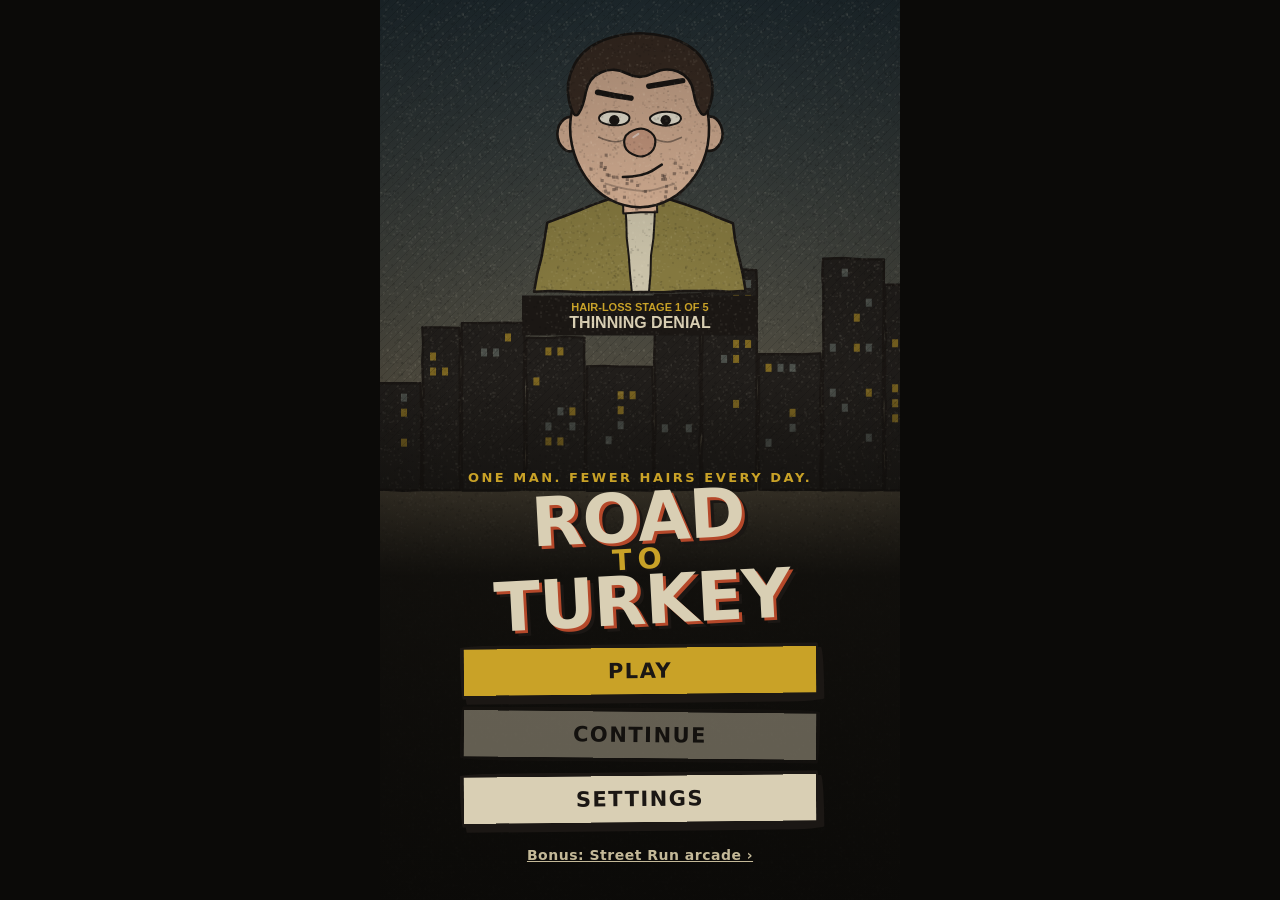
<file: index.html>
<!doctype html>
<html lang="en">
<head>
<meta charset="utf-8">
<meta name="viewport" content="width=device-width, initial-scale=1, maximum-scale=1, user-scalable=no, viewport-fit=cover">
<meta name="theme-color" content="#15130f">
<meta name="mobile-web-app-capable" content="yes">
<meta name="apple-mobile-web-app-capable" content="yes">
<title>Road to Turkey</title>
<link rel="stylesheet" href="css/style.css">
</head>
<body>
<div id="app">
  <canvas id="cv"></canvas>

  <!-- In-game HUD -->
  <div id="hud" hidden>
    <div class="hudrow">
      <div class="meters">
        <div class="meter"><div class="mlabel"><span>Hair</span><b id="txtStage"></b></div><div class="bar"><i id="barHair"></i></div></div>
        <div class="meter"><div class="mlabel"><span>Confidence</span><b id="txtConf"></b></div><div class="bar"><i id="barConf"></i></div></div>
        <div class="meter"><div class="mlabel"><span>Turkey Fund</span><b id="txtFund"></b></div><div class="bar"><i id="barFund"></i></div></div>
      </div>
      <div class="hudbtns">
        <button class="hbtn" id="btnPause" aria-label="Pause">II</button>
        <button class="hbtn" id="btnBag" aria-label="Open bag">BAG</button>
        <button class="hbtn" id="btnMute" aria-label="Sound on or off">♪</button>
      </div>
    </div>
    <button id="missionBtn" aria-label="Show missions"><span id="missionNow"></span><em>▾</em></button>
    <ul id="missionList" hidden></ul>
  </div>

  <div id="toasts" aria-live="polite"></div>
  <button id="actBtn" hidden></button>

  <!-- Dialogue box -->
  <div id="dlg" hidden>
    <div class="dlgtop">
      <canvas id="dlgPortrait" width="96" height="96"></canvas>
      <div class="dlgbody">
        <div id="dlgName"></div>
        <p id="dlgText"></p>
      </div>
    </div>
    <div id="dlgChoices"></div>
    <div id="dlgNext">tap to continue ▼</div>
  </div>

  <!-- Title -->
  <section class="screen on" id="scrTitle">
    <div class="titlewrap">
      <div class="kicker">One man. Fewer hairs every day.</div>
      <h1 class="logo">Road <span>to</span> Turkey</h1>
      <div class="menu">
        <button class="btn primary" id="btnPlay">Play</button>
        <button class="btn" id="btnContinue" disabled>Continue</button>
        <button class="btn" id="btnSettings">Settings</button>
      </div>
      <a class="minor" id="lnkRunner" href="runner.html">Bonus: Street Run arcade ›</a>
    </div>
  </section>

  <!-- Settings -->
  <section class="screen dim" id="scrSettings">
    <div class="card">
      <h2>Settings</h2>
      <button class="toggle" id="setSound"><span>Sound</span><b></b></button>
      <button class="toggle" id="setVibe"><span>Vibration</span><b></b></button>
      <button class="toggle" id="setFast"><span>Instant text</span><b></b></button>
      <button class="btn danger" id="btnReset">Delete saved progress</button>
      <button class="btn primary" id="btnSetBack">Back</button>
    </div>
  </section>

  <!-- Pause -->
  <section class="screen dim" id="scrPause">
    <div class="card">
      <h2>Paused</h2>
      <p class="sub">Barry is standing very still, hoping nothing else falls out.</p>
      <button class="btn primary" id="btnResume">Resume</button>
      <button class="btn" id="btnPBag">Bag</button>
      <button class="btn" id="btnRestart">Restart level</button>
      <button class="btn" id="btnPSettings">Settings</button>
      <button class="btn" id="btnQuit">Save &amp; quit to title</button>
    </div>
  </section>

  <!-- Bag / inventory -->
  <section class="screen dim" id="scrBag">
    <div class="card">
      <h2>Bag</h2>
      <div id="bagCash"></div>
      <div id="bagList"></div>
      <button class="btn primary" id="btnBagBack">Close</button>
    </div>
  </section>

  <!-- Defeat -->
  <section class="screen dim" id="scrDefeat">
    <div class="card">
      <canvas class="bigface" id="defFace" width="150" height="150"></canvas>
      <h2 id="defTitle"></h2>
      <p class="sub" id="defMsg"></p>
      <button class="btn primary" id="btnRetry">Try again</button>
      <button class="btn" id="btnDefTitle">Title screen</button>
    </div>
  </section>

  <!-- Level complete -->
  <section class="screen dim" id="scrDone">
    <div class="card">
      <canvas class="bigface" id="doneFace" width="150" height="150"></canvas>
      <div class="kicker">Level 1 complete</div>
      <h2>The Mirror Incident</h2>
      <div class="stats">
        <div><b id="dnFund"></b><span>Turkey Fund</span></div>
        <div><b id="dnHair"></b><span>Hair</span></div>
        <div><b id="dnConf"></b><span>Confidence</span></div>
      </div>
      <p class="sub" id="dnMsg"></p>
      <p class="sub small">Level 2 arrives in Phase 2.</p>
      <button class="btn primary" id="btnReplay">Replay level</button>
      <button class="btn" id="btnDoneTitle">Title screen</button>
    </div>
  </section>

  <!-- Yes / no confirmation -->
  <section class="screen dim" id="scrConfirm">
    <div class="card">
      <p class="sub" id="cfMsg"></p>
      <button class="btn danger" id="cfYes">Yes</button>
      <button class="btn primary" id="cfNo">No, go back</button>
    </div>
  </section>
</div>

<script src="js/core.js"></script>
<script src="js/art.js"></script>
<script src="js/level1.js"></script>
<script src="js/dialogue.js"></script>
<script src="js/ui.js"></script>
<script src="js/game.js"></script>
</body>
</html>
</file>
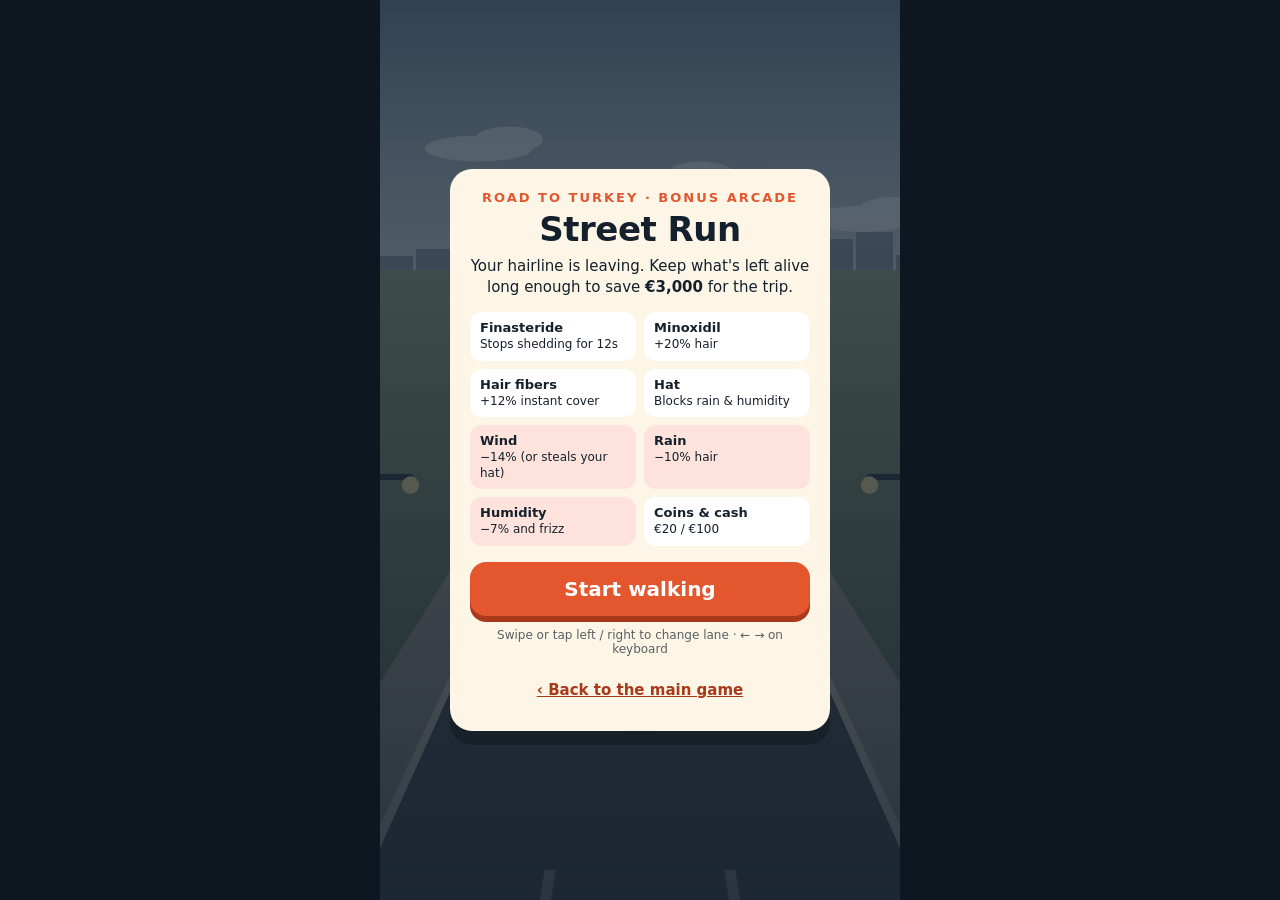
<file: runner.html>
<!doctype html>
<html lang="en">
<head>
<meta charset="utf-8">
<meta name="viewport" content="width=device-width, initial-scale=1, maximum-scale=1, user-scalable=no, viewport-fit=cover">
<meta name="theme-color" content="#1d2b3a">
<meta name="apple-mobile-web-app-capable" content="yes">
<meta name="mobile-web-app-capable" content="yes">
<title>Road to Turkey: Street Run</title>
<style>
  :root {
    --ink: #14202c;
    --paper: #fdf6e7;
    --accent: #e4572e;
    --gold: #f2b632;
    --teal: #1f8a8a;
  }
  * { box-sizing: border-box; -webkit-tap-highlight-color: transparent; }
  html, body {
    margin: 0; height: 100%; overflow: hidden; background: #0e1620;
    font-family: ui-rounded, "SF Pro Rounded", "Nunito", system-ui, -apple-system, "Segoe UI", Roboto, sans-serif;
    color: var(--ink);
    overscroll-behavior: none; touch-action: none; user-select: none; -webkit-user-select: none;
  }
  #stage {
    position: relative; height: 100%; max-width: 520px; margin: 0 auto; overflow: hidden;
    background: #6f8aa0;
  }
  canvas { position: absolute; inset: 0; width: 100%; height: 100%; display: block; }

  /* HUD */
  #hud {
    position: absolute; left: 0; right: 0; top: 0; padding: calc(10px + env(safe-area-inset-top)) 12px 0;
    pointer-events: none; display: none;
  }
  .meter {
    background: rgba(20, 32, 44, .78); border-radius: 14px; padding: 7px 10px 9px; margin-bottom: 6px;
    color: #fff; backdrop-filter: blur(4px);
  }
  .meter .row { display: flex; justify-content: space-between; align-items: baseline; font-size: 13px; font-weight: 700; }
  .meter .row b { font-size: 16px; font-variant-numeric: tabular-nums; }
  .bar { height: 9px; border-radius: 6px; background: rgba(255,255,255,.18); margin-top: 5px; overflow: hidden; }
  .bar i { display: block; height: 100%; width: 0; border-radius: 6px; transition: width .15s linear; }
  #moneyBar { background: linear-gradient(90deg, #f2b632, #ffe08a); }
  #hairBar { background: linear-gradient(90deg, #7a4a21, #b9792f); }
  #hairBar.low { background: linear-gradient(90deg, #c0392b, #e4572e); }
  #chips { display: flex; gap: 6px; flex-wrap: wrap; }
  .chip {
    background: rgba(253, 246, 231, .94); border-radius: 999px; padding: 4px 10px; font-size: 12px; font-weight: 800;
    font-variant-numeric: tabular-nums;
  }
  #btns { position: absolute; right: 12px; top: calc(118px + env(safe-area-inset-top)); display: none; gap: 8px; flex-direction: column; }
  .iconbtn {
    width: 40px; height: 40px; border-radius: 50%; border: 0; background: rgba(20,32,44,.7); color: #fff;
    font-size: 15px; font-weight: 800; font-family: inherit;
  }

  /* Screens */
  .screen {
    position: absolute; inset: 0; display: none; flex-direction: column; align-items: center; justify-content: center;
    padding: 20px 22px calc(20px + env(safe-area-inset-bottom)); text-align: center;
    background: linear-gradient(180deg, rgba(20,32,44,.55), rgba(20,32,44,.86));
    overflow-y: auto;
  }
  .screen.on { display: flex; }
  .card {
    background: var(--paper); border-radius: 22px; padding: 22px 20px 20px; width: 100%; max-width: 380px;
    box-shadow: 0 14px 0 rgba(0,0,0,.22);
  }
  h1 { margin: 0; font-size: 34px; line-height: 1; letter-spacing: -.5px; }
  h1 small { display: block; font-size: 13px; letter-spacing: 2px; text-transform: uppercase; color: var(--accent); margin-bottom: 8px; }
  h2 { margin: 0 0 6px; font-size: 28px; line-height: 1.05; }
  p { margin: 10px 0 0; font-size: 15px; line-height: 1.4; }
  .legend { display: grid; grid-template-columns: 1fr 1fr; gap: 8px; margin-top: 14px; text-align: left; }
  .legend div { background: #fff; border-radius: 12px; padding: 8px 10px; font-size: 12px; line-height: 1.3; }
  .legend b { display: block; font-size: 13px; }
  .legend .bad { background: #fde3dc; }
  .play {
    margin-top: 16px; width: 100%; border: 0; border-radius: 16px; padding: 15px 10px; font-size: 20px; font-weight: 900;
    font-family: inherit; color: #fff; background: var(--accent); box-shadow: 0 6px 0 #a83a1b;
  }
  .play:active { transform: translateY(4px); box-shadow: 0 2px 0 #a83a1b; }
  .hint { font-size: 12px; opacity: .7; margin-top: 12px; }
  .big { font-size: 42px; font-weight: 900; font-variant-numeric: tabular-nums; margin-top: 8px; }
  .stats { display: flex; gap: 8px; margin-top: 12px; }
  .stats div { flex: 1; background: #fff; border-radius: 12px; padding: 8px 4px; font-size: 11px; text-transform: uppercase; letter-spacing: .5px; }
  .stats b { display: block; font-size: 18px; letter-spacing: 0; text-transform: none; }
  .plane { font-size: 0; height: 64px; position: relative; overflow: hidden; margin: -4px 0 6px; }
  .plane svg { position: absolute; top: 8px; left: -60px; width: 70px; animation: fly 2.6s ease-in-out infinite; }
  @keyframes fly { 0% { left: -70px; top: 30px; } 100% { left: 105%; top: 0; } }
</style>
</head>
<body>
<div id="stage">
  <canvas id="c"></canvas>

  <div id="hud">
    <div class="meter">
      <div class="row"><span>Turkey trip fund</span><b id="moneyTxt">€0 / €3,000</b></div>
      <div class="bar"><i id="moneyBar"></i></div>
    </div>
    <div class="meter">
      <div class="row"><span>Hair</span><b id="hairTxt">70%</b></div>
      <div class="bar"><i id="hairBar"></i></div>
    </div>
    <div id="chips"></div>
  </div>
  <div id="btns">
    <button class="iconbtn" id="pauseBtn" aria-label="Pause">II</button>
    <button class="iconbtn" id="muteBtn" aria-label="Toggle sound">♪</button>
  </div>

  <div class="screen on" id="startScreen">
    <div class="card">
      <h1><small>Road to Turkey · bonus arcade</small>Street Run</h1>
      <p>Your hairline is leaving. Keep what's left alive long enough to save <b>€3,000</b> for the trip.</p>
      <div class="legend">
        <div><b>Finasteride</b>Stops shedding for 12s</div>
        <div><b>Minoxidil</b>+20% hair</div>
        <div><b>Hair fibers</b>+12% instant cover</div>
        <div><b>Hat</b>Blocks rain &amp; humidity</div>
        <div class="bad"><b>Wind</b>−14% (or steals your hat)</div>
        <div class="bad"><b>Rain</b>−10% hair</div>
        <div class="bad"><b>Humidity</b>−7% and frizz</div>
        <div><b>Coins &amp; cash</b>€20 / €100</div>
      </div>
      <button class="play" id="startBtn">Start walking</button>
      <div class="hint">Swipe or tap left / right to change lane · ← → on keyboard</div>
      <div class="hint" id="bestTxt"></div>
      <p style="margin-top:14px"><a href="index.html" style="color:#a83a1b;font-weight:800;display:inline-block;padding:10px">‹ Back to the main game</a></p>
    </div>
  </div>

  <div class="screen" id="pauseScreen">
    <div class="card">
      <h2>Paused</h2>
      <p>The wind is waiting.</p>
      <button class="play" id="resumeBtn">Keep walking</button>
    </div>
  </div>

  <div class="screen" id="overScreen">
    <div class="card">
      <h2 id="overTitle">Fully bald.</h2>
      <p id="overMsg"></p>
      <div class="big" id="overMoney">€0</div>
      <div class="stats">
        <div><b id="stDist">0 m</b>walked</div>
        <div><b id="stItems">0</b>treatments</div>
        <div><b id="stBest">€0</b>best</div>
      </div>
      <button class="play" id="againBtn">Try again</button>
    </div>
  </div>

  <div class="screen" id="winScreen">
    <div class="card">
      <div class="plane">
        <svg viewBox="0 0 70 30"><path d="M2 18 L50 14 Q66 13 67 17 Q66 21 50 21 L30 21 L18 29 L13 29 L20 21 L8 21 L4 25 L1 25 Z" fill="#e4572e"/><path d="M30 14 L22 3 L27 3 L40 14 Z" fill="#a83a1b"/></svg>
      </div>
      <h2>Istanbul, booked!</h2>
      <p id="winMsg"></p>
      <div class="stats">
        <div><b id="wTime">0s</b>time</div>
        <div><b id="wHair">0%</b>hair left</div>
        <div><b id="wBest">–</b>fastest</div>
      </div>
      <button class="play" id="winAgainBtn">Save up again</button>
    </div>
  </div>
</div>

<script>
(() => {
'use strict';

// ---------- Config ----------
const GOAL = 3000;
const F = 12;            // perspective focal distance
const D_MAX = 70;        // spawn distance
const ROW_GAP = 9;       // world units between rows
const START_HAIR = 70;

const ITEMS = {
  coin: { money: 20 },
  bill: { money: 100 },
  fin:  { label: 'FINASTERIDE' },
  minox:{ label: 'MINOXIDIL' },
  fiber:{ label: 'FIBERS' },
  hat:  { label: 'HAT' },
  wind: { hazard: true, dmg: 14 },
  rain: { hazard: true, dmg: 10 },
  humid:{ hazard: true, dmg: 7 },
};

// ---------- DOM ----------
const $ = id => document.getElementById(id);
const stage = $('stage'), cv = $('c'), ctx = cv.getContext('2d');
let W = 0, H = 0, DPR = 1, cx = 0, hz = 0, py = 0, laneW = 0, U = 0;

function resize() {
  DPR = Math.min(window.devicePixelRatio || 1, 2.5);
  W = stage.clientWidth; H = stage.clientHeight;
  cv.width = Math.round(W * DPR); cv.height = Math.round(H * DPR);
  cx = W / 2; hz = H * 0.3; py = H * 0.8;
  laneW = Math.min(W * 0.27, 135);
  U = laneW * 0.5;
}
window.addEventListener('resize', resize);
resize();

// ---------- Storage (best-effort) ----------
const store = {
  get(k) { try { return localStorage.getItem(k); } catch (e) { return null; } },
  set(k, v) { try { localStorage.setItem(k, v); } catch (e) {} },
};

// ---------- Audio ----------
let ac = null, muted = store.get('rtt_muted') === '1';
function initAudio() {
  if (ac || muted) return;
  try { ac = new (window.AudioContext || window.webkitAudioContext)(); } catch (e) {}
}
function tone(freq, dur, type, vol, slide) {
  if (muted || !ac) return;
  const t = ac.currentTime, o = ac.createOscillator(), g = ac.createGain();
  o.type = type || 'sine'; o.frequency.setValueAtTime(freq, t);
  if (slide) o.frequency.exponentialRampToValueAtTime(slide, t + dur);
  g.gain.setValueAtTime(vol || 0.08, t); g.gain.exponentialRampToValueAtTime(0.0001, t + dur);
  o.connect(g).connect(ac.destination); o.start(t); o.stop(t + dur);
}
const sfx = {
  coin: () => { tone(880, .08, 'square', .04); setTimeout(() => tone(1320, .1, 'square', .04), 60); },
  item: () => { tone(520, .1, 'triangle', .09); setTimeout(() => tone(780, .16, 'triangle', .09), 90); },
  hit:  () => tone(220, .28, 'sawtooth', .08, 70),
  move: () => tone(340, .05, 'sine', .03),
  win:  () => [523, 659, 784, 1047].forEach((f, i) => setTimeout(() => tone(f, .22, 'triangle', .1), i * 130)),
  lose: () => [392, 330, 262, 196].forEach((f, i) => setTimeout(() => tone(f, .25, 'sawtooth', .06), i * 170)),
};
function buzz(ms) { try { navigator.vibrate && navigator.vibrate(ms); } catch (e) {} }

// ---------- State ----------
let state = 'start';   // start | play | pause | over | win
let g = null;

function newGame() {
  g = {
    t: 0, dist: 0, speed: 15, nextRow: 30,
    lane: 0, x: 0,
    hair: START_HAIR, money: 0, items: 0,
    hatT: 0, finT: 0, invT: 0, frizzT: 0, shake: 0,
    objs: [], pops: [], parts: [],
    trailLane: 0, trailLeft: 0, sinceHelp: 0,
    hudKey: '',
  };
}
newGame();

// ---------- Spawning ----------
const rnd = (a, b) => a + Math.random() * (b - a);
const pick = arr => arr[Math.floor(Math.random() * arr.length)];
function addObj(type, lane, d) { g.objs.push({ type, lane, d, seed: Math.random() * 10 }); }

function spawnRow(d) {
  const lanes = [-1, 0, 1];
  const prog = Math.min(1, g.t / 90);
  g.sinceHelp++;

  if (g.trailLeft > 0) {           // continue a coin trail
    addObj('coin', g.trailLane, d); g.trailLeft--;
    if (Math.random() < 0.25 + prog * 0.3) addObj(pick(['wind', 'rain', 'humid']), pick(lanes.filter(l => l !== g.trailLane)), d);
    return;
  }

  const needHelp = g.sinceHelp > 9 || (g.hair < 30 && g.sinceHelp > 4);
  const r = Math.random();
  if (needHelp || r < 0.13) {      // treatment row
    const pool = g.hair < 35 ? ['minox', 'minox', 'fiber', 'fin', 'hat'] : ['minox', 'fiber', 'fin', 'hat', 'hat'];
    const lane = pick(lanes);
    addObj(pick(pool), lane, d);
    if (Math.random() < prog * 0.6) addObj(pick(['wind', 'rain', 'humid']), pick(lanes.filter(l => l !== lane)), d);
    g.sinceHelp = 0;
  } else if (r < 0.58) {           // hazard row, always leaves a free lane
    const n = Math.random() < 0.25 + prog * 0.45 ? 2 : 1;
    const shuffled = lanes.slice().sort(() => Math.random() - 0.5);
    const type = pick(['wind', 'rain', 'humid']);
    for (let i = 0; i < n; i++) addObj(Math.random() < 0.7 ? type : pick(['wind', 'rain', 'humid']), shuffled[i], d);
    for (let i = n; i < 3; i++) if (Math.random() < 0.5) addObj('coin', shuffled[i], d);
  } else if (r < 0.9) {            // start coin trail
    g.trailLane = pick(lanes); g.trailLeft = 2 + Math.floor(Math.random() * 3);
    addObj('coin', g.trailLane, d);
  } else {                         // cash, guarded by weather
    const lane = pick(lanes);
    addObj('bill', lane, d);
    if (Math.random() < 0.6) addObj(pick(['wind', 'rain', 'humid']), pick(lanes.filter(l => l !== lane)), d);
  }
}

// ---------- Gameplay ----------
function pop(text, color) { g.pops.push({ text, color: color || '#fff', t: 0, x: g.x, off: g.pops.length * 0.25 }); }
function strands(n, color) {
  for (let i = 0; i < n; i++) g.parts.push({
    x: 0, y: 0, vx: rnd(-1.6, 1.6), vy: rnd(-2.6, -0.6), rot: rnd(0, 6), t: 0, life: rnd(.6, 1.1), color: color || '#4a2f17',
  });
}

function collect(o) {
  const def = ITEMS[o.type];
  if (def.hazard) {
    if (g.invT > 0) return;
    if (o.type === 'wind' && g.hatT > 0) {
      g.hatT = 0; g.invT = 0.7; g.shake = 0.25;
      pop('Hat blown away!', '#ffd9cf'); sfx.hit(); buzz(40);
      g.parts.push({ hat: true, x: 0, y: 0, vx: rnd(1.5, 2.5) * (Math.random() < .5 ? -1 : 1), vy: -3, rot: 0, t: 0, life: 1.2 });
      return;
    }
    if (g.hatT > 0) { pop('Hat saved you', '#c8f0e6'); g.invT = 0.5; sfx.move(); return; }
    g.hair -= def.dmg; g.invT = 0.9; g.shake = 0.3;
    if (o.type === 'humid') g.frizzT = 2.5;
    pop({ wind: 'Wind! ', rain: 'Rain! ', humid: 'Humidity! ' }[o.type] + '−' + def.dmg + '%', '#ffb4a2');
    strands(8); sfx.hit(); buzz(70);
    return;
  }
  o.dead = true;
  if (def.money) { g.money += def.money; pop('+€' + def.money, '#ffe08a'); sfx.coin(); return; }
  g.items++; sfx.item(); buzz(15);
  if (o.type === 'fin')   { g.finT = 12; g.hair += 4; pop('Finasteride: no shedding', '#bfe3ff'); }
  if (o.type === 'minox') { g.hair += 20; pop('Minoxidil +20%', '#c9f5c0'); }
  if (o.type === 'fiber') { g.hair += 12; pop('Fibers +12%', '#e6d2bd'); }
  if (o.type === 'hat')   { g.hatT = 12; pop('Hat on', '#ffd0c4'); }
  g.hair = Math.min(100, g.hair);
}

function move(dir) {
  if (state !== 'play') return;
  const n = Math.max(-1, Math.min(1, g.lane + dir));
  if (n !== g.lane) { g.lane = n; sfx.move(); }
}

function update(dt) {
  g.t += dt;
  g.speed = Math.min(27, 15 + g.t * 0.1);
  const step = g.speed * dt;
  g.dist += step;

  g.x += (g.lane - g.x) * Math.min(1, dt * 16);

  g.nextRow -= step;
  while (g.nextRow <= 0) { spawnRow(D_MAX + g.nextRow); g.nextRow += ROW_GAP; }

  for (const o of g.objs) {
    o.d -= step;
    if (!o.hit && o.d < 0.9 && o.d > -0.9 && Math.abs(o.lane - g.x) < 0.5) {
      if (!ITEMS[o.type].hazard || g.invT <= 0) o.hit = true;
      collect(o);
    }
  }
  g.objs = g.objs.filter(o => !o.dead && o.d > -6);

  // natural balding
  if (g.finT <= 0) g.hair -= (0.8 + Math.min(0.7, g.t * 0.007)) * dt;
  g.hatT = Math.max(0, g.hatT - dt);
  g.finT = Math.max(0, g.finT - dt);
  g.invT = Math.max(0, g.invT - dt);
  g.frizzT = Math.max(0, g.frizzT - dt);
  g.shake = Math.max(0, g.shake - dt);

  for (const p of g.pops) p.t += dt;
  g.pops = g.pops.filter(p => p.t < 1.2);
  for (const p of g.parts) { p.t += dt; p.x += p.vx * dt; p.y += p.vy * dt; p.vy += 5 * dt; p.rot += dt * 6; }
  g.parts = g.parts.filter(p => p.t < p.life);

  if (g.money >= GOAL) return finish(true);
  if (g.hair <= 0) { g.hair = 0; return finish(false); }
}

function finish(won) {
  const best = Math.max(+(store.get('rtt_best') || 0), Math.min(g.money, GOAL));
  store.set('rtt_best', String(best));
  syncHud(true);
  $('hud').style.display = 'none'; $('btns').style.display = 'none';
  if (won) {
    state = 'win'; sfx.win(); buzz([40, 60, 40, 60, 120]);
    const prev = +(store.get('rtt_fast') || 0);
    const fast = prev ? Math.min(prev, g.t) : g.t;
    store.set('rtt_fast', String(fast));
    $('winMsg').textContent = `You saved €${GOAL.toLocaleString()} with ${Math.round(g.hair)}% of your hair still attached. The clinic is expecting you.`;
    $('wTime').textContent = Math.round(g.t) + 's';
    $('wHair').textContent = Math.round(g.hair) + '%';
    $('wBest').textContent = Math.round(fast) + 's';
    $('winScreen').classList.add('on');
  } else {
    state = 'over'; sfx.lose(); buzz(200);
    const left = GOAL - g.money;
    $('overMsg').textContent = `The weather won. You were €${left.toLocaleString()} short of the Turkey trip.`;
    $('overMoney').textContent = '€' + g.money.toLocaleString();
    $('stDist').textContent = Math.round(g.dist * 0.6) + ' m';
    $('stItems').textContent = g.items;
    $('stBest').textContent = '€' + best.toLocaleString();
    $('overScreen').classList.add('on');
  }
}

// ---------- HUD ----------
function syncHud(force) {
  const key = [g.money, Math.ceil(g.hair), Math.ceil(g.hatT), Math.ceil(g.finT)].join('|');
  if (!force && key === g.hudKey) return;
  g.hudKey = key;
  $('moneyTxt').textContent = `€${g.money.toLocaleString()} / €${GOAL.toLocaleString()}`;
  $('moneyBar').style.width = Math.min(100, g.money / GOAL * 100) + '%';
  $('hairTxt').textContent = Math.ceil(g.hair) + '%';
  $('hairBar').style.width = Math.max(0, g.hair) + '%';
  $('hairBar').classList.toggle('low', g.hair < 25);
  let chips = '';
  if (g.hatT > 0) chips += `<span class="chip">Hat ${Math.ceil(g.hatT)}s</span>`;
  if (g.finT > 0) chips += `<span class="chip">Finasteride ${Math.ceil(g.finT)}s</span>`;
  $('chips').innerHTML = chips;
}

// ---------- Rendering ----------
function proj(lane, d) {
  const s = F / (F + d);
  return { x: cx + lane * laneW * s, y: hz + (py - hz) * s, s };
}
function rr(x, y, w, h, r) {
  ctx.beginPath();
  ctx.moveTo(x + r, y); ctx.arcTo(x + w, y, x + w, y + h, r); ctx.arcTo(x + w, y + h, x, y + h, r);
  ctx.arcTo(x, y + h, x, y, r); ctx.arcTo(x, y, x + w, y, r); ctx.closePath();
}
function quad(l1, l2, d1, d2, fill) {
  const a = proj(l1, d1), b = proj(l2, d1), c = proj(l2, d2), e = proj(l1, d2);
  ctx.fillStyle = fill; ctx.beginPath();
  ctx.moveTo(a.x, a.y); ctx.lineTo(b.x, b.y); ctx.lineTo(c.x, c.y); ctx.lineTo(e.x, e.y); ctx.closePath(); ctx.fill();
}

function drawWorld(time) {
  // sky
  let gr = ctx.createLinearGradient(0, 0, 0, hz);
  gr.addColorStop(0, '#51697f'); gr.addColorStop(1, '#b9c6cf');
  ctx.fillStyle = gr; ctx.fillRect(0, 0, W, hz + 2);

  // drifting clouds
  ctx.fillStyle = 'rgba(255,255,255,.35)';
  for (let i = 0; i < 4; i++) {
    const x = ((i * 190 + time * (6 + i * 2)) % (W + 200)) - 100, y = hz * (0.42 + 0.13 * i);
    ctx.beginPath(); ctx.ellipse(x, y, 54, 13, 0, 0, 7); ctx.ellipse(x + 30, y - 9, 34, 13, 0, 0, 7); ctx.fill();
  }

  // skyline
  ctx.fillStyle = '#7d8f9d';
  for (let i = 0; i < 14; i++) {
    const bw = W / 13, bh = 14 + ((i * 37) % 30);
    ctx.fillRect(i * bw - 4, hz - bh, bw - 3, bh + 1);
  }

  // ground
  gr = ctx.createLinearGradient(0, hz, 0, H);
  gr.addColorStop(0, '#8d9b84'); gr.addColorStop(1, '#5f7a55');
  ctx.fillStyle = gr; ctx.fillRect(0, hz, W, H - hz);

  // pavement + road
  quad(-2.1, 2.1, 600, -9, '#b3aca0');
  quad(-1.5, 1.5, 600, -9, '#4a515a');
  quad(-1.56, -1.5, 600, -9, '#e9e2d0');
  quad(1.5, 1.56, 600, -9, '#e9e2d0');

  // lane dashes
  const off = g.dist % 6;
  for (let d = -6 - off; d < 150; d += 6) {
    if (d + 3 < -8) continue;
    quad(-0.53, -0.47, d + 3, Math.max(d, -8), 'rgba(255,255,255,.55)');
    quad(0.47, 0.53, d + 3, Math.max(d, -8), 'rgba(255,255,255,.55)');
  }

  // roadside lamp posts
  const off2 = g.dist % 14;
  for (let d = 126 - off2; d > -7; d -= 14) {
    for (const side of [-1, 1]) {
      const p = proj(side * 2.0, d), h = U * 3.6 * p.s;
      ctx.globalAlpha = Math.min(1, (140 - d) / 40);
      ctx.strokeStyle = '#2f3a45'; ctx.lineWidth = Math.max(1, U * 0.09 * p.s); ctx.lineCap = 'round';
      ctx.beginPath(); ctx.moveTo(p.x, p.y); ctx.lineTo(p.x, p.y - h); ctx.lineTo(p.x - side * U * 0.6 * p.s, p.y - h); ctx.stroke();
      ctx.fillStyle = '#ffe9a8';
      ctx.beginPath(); ctx.arc(p.x - side * U * 0.6 * p.s, p.y - h + U * 0.12 * p.s, U * 0.13 * p.s, 0, 7); ctx.fill();
    }
  }
  ctx.globalAlpha = 1;
}

function shadow(p, w) {
  ctx.fillStyle = 'rgba(0,0,0,.25)';
  ctx.beginPath(); ctx.ellipse(p.x, p.y, w * p.s, w * 0.3 * p.s, 0, 0, 7); ctx.fill();
}
function label(text, x, y, s) {
  const fs = Math.max(7, U * 0.22 * s);
  ctx.font = `800 ${fs}px ui-rounded, system-ui, sans-serif`; ctx.textAlign = 'center'; ctx.textBaseline = 'middle';
  const w = ctx.measureText(text).width + fs;
  ctx.fillStyle = 'rgba(20,32,44,.8)'; rr(x - w / 2, y - fs * 0.8, w, fs * 1.6, fs * 0.8); ctx.fill();
  ctx.fillStyle = '#fff'; ctx.fillText(text, x, y + fs * 0.05);
}

function drawObj(o, time) {
  const p = proj(o.lane, o.d), s = p.s, u = U * s;
  ctx.globalAlpha = Math.min(1, (D_MAX - o.d) / 12) * (o.hit && ITEMS[o.type].hazard ? 0.45 : 1);
  const bob = Math.sin(time * 4 + o.seed) * u * 0.08;
  const x = p.x, y = p.y - u * 0.75 + bob;   // item centre

  switch (o.type) {
    case 'coin': {
      shadow(p, U * 0.3);
      const sq = Math.abs(Math.cos(time * 3 + o.seed));
      ctx.fillStyle = '#c98f14'; ctx.beginPath(); ctx.ellipse(x, y, u * 0.34 * (0.25 + 0.75 * sq), u * 0.34, 0, 0, 7); ctx.fill();
      ctx.fillStyle = '#f7c948'; ctx.beginPath(); ctx.ellipse(x, y, u * 0.27 * (0.25 + 0.75 * sq), u * 0.27, 0, 0, 7); ctx.fill();
      if (sq > 0.5) {
        ctx.fillStyle = '#a06d06'; ctx.font = `900 ${u * 0.36}px system-ui, sans-serif`; ctx.textAlign = 'center'; ctx.textBaseline = 'middle';
        ctx.fillText('€', x, y + u * 0.02);
      }
      break;
    }
    case 'bill': {
      shadow(p, U * 0.45);
      ctx.save(); ctx.translate(x, y); ctx.rotate(Math.sin(time * 2 + o.seed) * 0.15);
      ctx.fillStyle = '#2e8b57'; rr(-u * 0.55, -u * 0.3, u * 1.1, u * 0.6, u * 0.07); ctx.fill();
      ctx.strokeStyle = '#bfe8cf'; ctx.lineWidth = u * 0.04; rr(-u * 0.47, -u * 0.22, u * 0.94, u * 0.44, u * 0.04); ctx.stroke();
      ctx.fillStyle = '#eafff1'; ctx.font = `900 ${u * 0.3}px system-ui, sans-serif`; ctx.textAlign = 'center'; ctx.textBaseline = 'middle';
      ctx.fillText('€100', 0, u * 0.02);
      ctx.restore();
      break;
    }
    case 'fin': {
      shadow(p, U * 0.4);
      ctx.save(); ctx.translate(x, y); ctx.rotate(-0.6);
      const w = u * 0.95, h = u * 0.42;
      ctx.fillStyle = '#f4f7fb'; rr(-w / 2, -h / 2, w, h, h / 2); ctx.fill();
      ctx.save(); ctx.beginPath(); ctx.rect(0, -h, w, h * 2); ctx.clip();
      ctx.fillStyle = '#3d7fd9'; rr(-w / 2, -h / 2, w, h, h / 2); ctx.fill(); ctx.restore();
      ctx.fillStyle = 'rgba(255,255,255,.6)'; rr(-w * 0.36, -h * 0.32, w * 0.5, h * 0.16, h * 0.08); ctx.fill();
      ctx.restore();
      label(ITEMS.fin.label, x, y - u * 0.62, s);
      break;
    }
    case 'minox': {
      shadow(p, U * 0.35);
      ctx.fillStyle = '#7b4a25'; rr(x - u * 0.3, y - u * 0.25, u * 0.6, u * 0.75, u * 0.1); ctx.fill();
      ctx.fillStyle = '#f6efe0'; ctx.fillRect(x - u * 0.3, y - u * 0.05, u * 0.6, u * 0.32);
      ctx.fillStyle = '#7b4a25'; ctx.font = `900 ${u * 0.2}px system-ui, sans-serif`; ctx.textAlign = 'center'; ctx.textBaseline = 'middle';
      ctx.fillText('5%', x, y + u * 0.12);
      ctx.fillStyle = '#222'; rr(x - u * 0.13, y - u * 0.5, u * 0.26, u * 0.27, u * 0.04); ctx.fill();
      ctx.fillStyle = '#c0392b'; ctx.beginPath(); ctx.ellipse(x, y - u * 0.6, u * 0.11, u * 0.15, 0, 0, 7); ctx.fill();
      label(ITEMS.minox.label, x, y - u * 0.98, s);
      break;
    }
    case 'fiber': {
      shadow(p, U * 0.35);
      ctx.fillStyle = '#1c1c1f'; rr(x - u * 0.27, y - u * 0.3, u * 0.54, u * 0.8, u * 0.08); ctx.fill();
      ctx.fillStyle = '#d9b36c'; ctx.fillRect(x - u * 0.27, y - u * 0.02, u * 0.54, u * 0.2);
      ctx.fillStyle = '#3a3a40'; rr(x - u * 0.27, y - u * 0.44, u * 0.54, u * 0.18, u * 0.06); ctx.fill();
      ctx.fillStyle = '#4a2f17';
      for (let i = 0; i < 6; i++) {
        const a = time * 2 + i * 1.1 + o.seed;
        ctx.fillRect(x + Math.sin(a) * u * 0.3, y - u * 0.55 - ((a * 0.2) % 1) * u * 0.3, u * 0.05, u * 0.05);
      }
      label(ITEMS.fiber.label, x, y - u * 1.0, s);
      break;
    }
    case 'hat': {
      shadow(p, U * 0.45);
      drawCap(x, y + u * 0.1, u * 0.5);
      label(ITEMS.hat.label, x, y - u * 0.62, s);
      break;
    }
    case 'rain': {
      ctx.fillStyle = 'rgba(70,110,160,.35)';
      ctx.beginPath(); ctx.ellipse(p.x, p.y, u * 0.85, u * 0.22, 0, 0, 7); ctx.fill();
      const top = p.y - u * 3.1;
      ctx.strokeStyle = 'rgba(190,220,255,.85)'; ctx.lineWidth = Math.max(1, u * 0.045); ctx.lineCap = 'round';
      ctx.beginPath();
      for (let i = 0; i < 9; i++) {
        const rx = p.x + (i - 4) * u * 0.19, ph = (time * 2.4 + i * 0.37 + o.seed) % 1;
        const ry = top + u * 0.3 + ph * u * 2.6;
        ctx.moveTo(rx, ry); ctx.lineTo(rx - u * 0.05, ry + u * 0.3);
      }
      ctx.stroke();
      ctx.fillStyle = '#3b4756';
      ctx.beginPath();
      ctx.ellipse(p.x - u * 0.45, top, u * 0.5, u * 0.34, 0, 0, 7);
      ctx.ellipse(p.x + u * 0.4, top + u * 0.02, u * 0.55, u * 0.36, 0, 0, 7);
      ctx.ellipse(p.x, top - u * 0.22, u * 0.55, u * 0.42, 0, 0, 7);
      ctx.fill();
      ctx.fillStyle = '#566477';
      ctx.beginPath(); ctx.ellipse(p.x - u * 0.1, top - u * 0.32, u * 0.34, u * 0.2, 0, 0, 7); ctx.fill();
      break;
    }
    case 'wind': {
      const cy0 = p.y - u * 1.1;
      ctx.fillStyle = 'rgba(255,255,255,.14)';
      ctx.beginPath(); ctx.ellipse(p.x, cy0, u * 0.9, u * 1.1, 0, 0, 7); ctx.fill();
      ctx.strokeStyle = 'rgba(255,255,255,.92)'; ctx.lineWidth = Math.max(1.2, u * 0.09); ctx.lineCap = 'round';
      for (let i = 0; i < 3; i++) {
        const yy = cy0 + (i - 1) * u * 0.6, ph = Math.sin(time * 6 + i * 2 + o.seed) * u * 0.25;
        const dir = i % 2 ? -1 : 1;
        ctx.beginPath();
        ctx.moveTo(p.x - dir * u * 0.8 + ph, yy);
        ctx.lineTo(p.x + dir * u * 0.35 + ph, yy);
        ctx.arc(p.x + dir * u * 0.35 + ph, yy - u * 0.2, u * 0.2, Math.PI / 2, dir > 0 ? -Math.PI * 0.9 : Math.PI * 1.9, dir > 0);
        ctx.stroke();
      }
      // leaf
      const la = time * 5 + o.seed;
      ctx.save(); ctx.translate(p.x + Math.cos(la) * u * 0.7, cy0 + Math.sin(la * 1.3) * u * 0.7); ctx.rotate(la);
      ctx.fillStyle = '#c9772b'; ctx.beginPath(); ctx.ellipse(0, 0, u * 0.16, u * 0.07, 0, 0, 7); ctx.fill(); ctx.restore();
      break;
    }
    case 'humid': {
      const cy0 = p.y - u * 0.9;
      for (let i = 0; i < 5; i++) {
        const a = time * 0.9 + i * 1.3 + o.seed;
        ctx.fillStyle = i % 2 ? 'rgba(214,236,196,.42)' : 'rgba(236,246,214,.36)';
        ctx.beginPath();
        ctx.ellipse(p.x + Math.cos(a) * u * 0.35, cy0 + Math.sin(a * 1.4) * u * 0.3 + (i - 2) * u * 0.22, u * 0.7, u * 0.5, 0, 0, 7);
        ctx.fill();
      }
      ctx.fillStyle = 'rgba(120,190,215,.95)';
      for (let i = 0; i < 4; i++) {
        const dx = p.x + (i - 1.5) * u * 0.36, dy = cy0 + Math.sin(time * 3 + i * 1.7 + o.seed) * u * 0.4;
        ctx.beginPath(); ctx.moveTo(dx, dy - u * 0.17); ctx.quadraticCurveTo(dx + u * 0.13, dy + u * 0.04, dx, dy + u * 0.1);
        ctx.quadraticCurveTo(dx - u * 0.13, dy + u * 0.04, dx, dy - u * 0.17); ctx.fill();
      }
      break;
    }
  }
  ctx.globalAlpha = 1;
}

function drawCap(x, y, r) {
  ctx.fillStyle = '#a83a1b';
  ctx.beginPath(); ctx.ellipse(x, y + r * 0.02, r * 1.25, r * 0.3, 0, 0, 7); ctx.fill();
  ctx.fillStyle = '#e4572e';
  ctx.beginPath(); ctx.arc(x, y, r, Math.PI, 0); ctx.closePath(); ctx.fill();
  ctx.strokeStyle = '#a83a1b'; ctx.lineWidth = r * 0.07;
  ctx.beginPath(); ctx.moveTo(x, y - r); ctx.lineTo(x, y); ctx.stroke();
  ctx.fillStyle = '#fdf6e7'; ctx.beginPath(); ctx.arc(x, y - r, r * 0.12, 0, 7); ctx.fill();
}

function drawPlayer(time) {
  const p = proj(g.x, 0), u = U;
  const walk = state === 'play' ? time * (6 + g.speed * 0.25) : 0;
  const sw = Math.sin(walk);
  const lean = (g.lane - g.x) * 0.25;
  const flash = g.invT > 0 && Math.floor(time * 16) % 2 === 0;

  shadow(p, u * 0.6);
  ctx.save();
  ctx.translate(p.x, p.y);
  ctx.rotate(lean);
  if (flash) ctx.globalAlpha = 0.45;

  // legs
  for (const side of [-1, 1]) {
    const lift = Math.max(0, sw * side) * u * 0.22;
    ctx.fillStyle = '#2b3a55'; rr(side * u * 0.24 - u * 0.15, -u * 0.85 - lift, u * 0.3, u * 0.75, u * 0.1); ctx.fill();
    ctx.fillStyle = '#1b1b1f'; rr(side * u * 0.24 - u * 0.17, -u * 0.16 - lift, u * 0.34, u * 0.16, u * 0.07); ctx.fill();
  }
  // arms
  for (const side of [-1, 1]) {
    ctx.save(); ctx.translate(side * u * 0.5, -u * 1.55); ctx.rotate(side * 0.12 + sw * side * 0.35);
    ctx.fillStyle = '#17706f'; rr(-u * 0.12, 0, u * 0.24, u * 0.68, u * 0.11); ctx.fill();
    ctx.fillStyle = '#e8b990'; ctx.beginPath(); ctx.arc(0, u * 0.7, u * 0.11, 0, 7); ctx.fill();
    ctx.restore();
  }
  // torso
  ctx.fillStyle = '#1f8a8a'; rr(-u * 0.48, -u * 1.68, u * 0.96, u * 0.98, u * 0.22); ctx.fill();
  ctx.fillStyle = 'rgba(0,0,0,.12)'; ctx.fillRect(-u * 0.02, -u * 1.6, u * 0.04, u * 0.85);

  // head (seen from behind)
  const hy = -u * 2.02 + Math.abs(sw) * u * 0.03, r = u * 0.37;
  ctx.fillStyle = '#e8b990'; rr(-u * 0.11, hy + r * 0.6, u * 0.22, u * 0.3, u * 0.05); ctx.fill();
  ctx.beginPath(); ctx.arc(-r * 0.98, hy + r * 0.1, r * 0.2, 0, 7); ctx.arc(r * 0.98, hy + r * 0.1, r * 0.2, 0, 7); ctx.fill();

  const bald = 1 - Math.max(0, Math.min(100, g.hair)) / 100;
  ctx.fillStyle = '#4a2f17'; ctx.beginPath(); ctx.arc(0, hy, r, 0, 7); ctx.fill();
  // frizz spikes
  if (g.frizzT > 0 && bald < 0.95) {
    ctx.strokeStyle = '#4a2f17'; ctx.lineWidth = u * 0.045; ctx.lineCap = 'round'; ctx.beginPath();
    for (let i = 0; i < 12; i++) {
      const a = Math.PI * (0.05 + i * 0.082) + Math.sin(time * 20 + i) * 0.05, rr2 = r * (1.22 + (i % 2) * 0.12);
      ctx.moveTo(Math.cos(a) * r * 0.95, hy + Math.sin(a) * r * 0.95);
      ctx.lineTo(Math.cos(a) * rr2, hy + Math.sin(a) * rr2);
      const b = -a * 0.5 - 0.3;
      ctx.moveTo(Math.cos(b) * r * 0.95, hy + Math.sin(b) * r * 0.95);
      ctx.lineTo(Math.cos(b) * rr2, hy + Math.sin(b) * rr2);
    }
    ctx.stroke();
  }
  // the bald spot grows from the crown
  ctx.save(); ctx.beginPath(); ctx.arc(0, hy, r, 0, 7); ctx.clip();
  ctx.fillStyle = '#e8b990';
  ctx.beginPath(); ctx.ellipse(0, hy - r * 0.42, r * (0.3 + 0.95 * bald), r * (0.24 + 1.25 * bald), 0, 0, 7); ctx.fill();
  ctx.fillStyle = 'rgba(255,255,255,.5)';
  ctx.beginPath(); ctx.ellipse(-r * 0.12, hy - r * 0.55, r * (0.1 + 0.2 * bald), r * (0.06 + 0.1 * bald), -0.4, 0, 7); ctx.fill();
  ctx.restore();

  if (g.hatT > 0 && !(g.hatT < 3 && Math.floor(time * 6) % 2 === 0)) drawCap(0, hy - r * 0.05, r * 1.08);
  if (g.finT > 0) {   // protective ring
    ctx.strokeStyle = `rgba(120,180,255,${0.5 + 0.3 * Math.sin(time * 6)})`; ctx.lineWidth = u * 0.06;
    ctx.beginPath(); ctx.arc(0, hy, r * 1.45, 0, 7); ctx.stroke();
  }

  // particles (relative to head)
  for (const q of g.parts) {
    ctx.globalAlpha = 1 - q.t / q.life;
    ctx.save(); ctx.translate(q.x * u, hy + q.y * u); ctx.rotate(q.rot);
    if (q.hat) drawCap(0, 0, r);
    else { ctx.strokeStyle = q.color; ctx.lineWidth = u * 0.04; ctx.beginPath(); ctx.moveTo(-u * 0.1, 0); ctx.quadraticCurveTo(0, -u * 0.08, u * 0.1, 0); ctx.stroke(); }
    ctx.restore();
  }
  ctx.restore();
  ctx.globalAlpha = 1;

  // popups
  for (const q of g.pops) {
    const a = 1 - Math.max(0, (q.t - 0.7) / 0.5);
    ctx.globalAlpha = a;
    ctx.font = `900 ${Math.max(15, U * 0.34)}px ui-rounded, system-ui, sans-serif`; ctx.textAlign = 'center'; ctx.textBaseline = 'middle';
    const tx = Math.max(90, Math.min(W - 90, p.x)), ty = p.y - U * 2.9 - q.t * U * 1.1 - q.off * U;
    ctx.lineWidth = 5; ctx.strokeStyle = 'rgba(20,32,44,.85)'; ctx.lineJoin = 'round';
    ctx.strokeText(q.text, tx, ty); ctx.fillStyle = q.color; ctx.fillText(q.text, tx, ty);
  }
  ctx.globalAlpha = 1;
}

function render(time) {
  ctx.setTransform(DPR, 0, 0, DPR, 0, 0);
  ctx.clearRect(0, 0, W, H);
  ctx.save();
  if (g.shake > 0) ctx.translate(rnd(-1, 1) * g.shake * 22, rnd(-1, 1) * g.shake * 14);
  drawWorld(time);
  const sorted = g.objs.slice().sort((a, b) => b.d - a.d);
  let drawn = false;
  for (const o of sorted) {
    if (!drawn && o.d < 0) { drawPlayer(time); drawn = true; }
    drawObj(o, time);
  }
  if (!drawn) drawPlayer(time);
  ctx.restore();

  // low-hair vignette
  if (state === 'play' && g.hair < 25) {
    const a = (1 - g.hair / 25) * (0.3 + 0.12 * Math.sin(time * 7));
    const v = ctx.createRadialGradient(cx, H / 2, H * 0.3, cx, H / 2, H * 0.75);
    v.addColorStop(0, 'rgba(200,40,20,0)'); v.addColorStop(1, `rgba(200,40,20,${a})`);
    ctx.fillStyle = v; ctx.fillRect(0, 0, W, H);
  }
}

// ---------- Loop ----------
let last = 0;
function frame(ts) {
  const time = ts / 1000;
  const dt = Math.min(0.05, time - last || 0);
  last = time;
  if (state === 'play') { update(dt); if (state === 'play') syncHud(); }
  render(time);
  requestAnimationFrame(frame);
}
requestAnimationFrame(frame);

// ---------- Flow ----------
function start() {
  initAudio(); if (ac && ac.state === 'suspended') ac.resume();
  newGame();
  document.querySelectorAll('.screen').forEach(s => s.classList.remove('on'));
  $('hud').style.display = 'block'; $('btns').style.display = 'flex';
  state = 'play'; syncHud(true);
}
function pause() {
  if (state !== 'play') return;
  state = 'pause'; $('pauseScreen').classList.add('on');
}
function resume() {
  if (state !== 'pause') return;
  $('pauseScreen').classList.remove('on'); state = 'play';
}
$('startBtn').onclick = start; $('againBtn').onclick = start; $('winAgainBtn').onclick = start;
$('resumeBtn').onclick = resume;
$('pauseBtn').onclick = e => { e.stopPropagation(); pause(); };
function paintMute() { $('muteBtn').style.opacity = muted ? 0.45 : 1; }
$('muteBtn').onclick = e => {
  e.stopPropagation(); muted = !muted; store.set('rtt_muted', muted ? '1' : '0'); paintMute(); initAudio();
};
paintMute();
document.addEventListener('visibilitychange', () => { if (document.hidden) pause(); });

const best0 = +(store.get('rtt_best') || 0);
if (best0) $('bestTxt').textContent = `Best savings so far: €${best0.toLocaleString()}`;

// ---------- Input ----------
let pd = null;
cv.addEventListener('pointerdown', e => { pd = { x: e.clientX, fired: false }; });
cv.addEventListener('pointermove', e => {
  if (!pd || pd.fired) return;
  const dx = e.clientX - pd.x;
  if (Math.abs(dx) > 22) { move(dx > 0 ? 1 : -1); pd.fired = true; }
});
function up(e) {
  if (pd && !pd.fired) {
    const r = stage.getBoundingClientRect();
    move(e.clientX - r.left > r.width / 2 ? 1 : -1);
  }
  pd = null;
}
cv.addEventListener('pointerup', up);
cv.addEventListener('pointercancel', () => { pd = null; });
window.addEventListener('keydown', e => {
  if (e.key === 'ArrowLeft' || e.key === 'a') move(-1);
  else if (e.key === 'ArrowRight' || e.key === 'd') move(1);
  else if (e.key === 'Escape' || e.key === 'p') state === 'pause' ? resume() : pause();
  else if ((e.key === ' ' || e.key === 'Enter') && state !== 'play') { e.preventDefault(); state === 'pause' ? resume() : start(); }
});
document.addEventListener('contextmenu', e => e.preventDefault());

// test hook
window.__game = { get g() { return g; }, get state() { return state; }, move };
})();
</script>
</body>
</html>
</file>
<file: css/style.css>
/* Road to Turkey — gritty hand-printed UI. Portrait phone first. */
:root {
  --ink: #1b1714;
  --paper: #d9cfb4;
  --paper-2: #c4b998;
  --night: #15130f;
  --bile: #c9a227;
  --rust: #b5482a;
  --moss: #6b8f5a;
  --font: "Roboto Condensed", "Arial Narrow", "Helvetica Neue Condensed", sans-serif-condensed, Impact, system-ui, sans-serif;
  --wobble: 255px 14px 225px 14px / 14px 225px 14px 255px;
  --wobble-2: 14px 225px 14px 255px / 255px 14px 225px 14px;
}
* { box-sizing: border-box; -webkit-tap-highlight-color: transparent; }
[hidden] { display: none !important; }
html, body {
  margin: 0; height: 100%; width: 100%; overflow: hidden; position: fixed; inset: 0;
  background: #0b0a08; color: var(--ink); font-family: var(--font);
  overscroll-behavior: none; touch-action: none;
  -webkit-user-select: none; user-select: none; -webkit-touch-callout: none;
}
#app {
  position: relative; height: 100%; width: 100%; max-width: 520px; margin: 0 auto; overflow: hidden;
  background: var(--night);
}
canvas#cv { position: absolute; inset: 0; width: 100%; height: 100%; display: block; }
button { font-family: inherit; color: inherit; cursor: pointer; }

/* ---------- HUD ---------- */
#hud {
  position: absolute; left: 0; right: 0; top: 0; z-index: 5;
  padding: calc(6px + env(safe-area-inset-top)) 8px 0; pointer-events: none;
}
.hudrow {
  display: flex; gap: 8px; align-items: stretch;
  background: rgba(21, 19, 15, .86); border: 3px solid var(--ink); border-radius: var(--wobble-2);
  padding: 7px 7px 8px 10px; box-shadow: 3px 4px 0 rgba(0, 0, 0, .45);
}
.meters { flex: 1; min-width: 0; display: flex; flex-direction: column; gap: 5px; justify-content: center; }
.mlabel {
  display: flex; justify-content: space-between; gap: 6px; align-items: baseline;
  color: var(--paper); font-size: 11px; font-weight: 800; letter-spacing: .5px; text-transform: uppercase; line-height: 1.1;
}
.mlabel span { white-space: nowrap; }
.mlabel b { font-size: 12px; letter-spacing: 0; text-transform: none; color: #fff; white-space: nowrap; overflow: hidden; text-overflow: ellipsis; }
.bar { height: 9px; background: #3a342c; border: 2px solid var(--ink); border-radius: 6px 2px 7px 3px; overflow: hidden; margin-top: 2px; }
.bar i { display: block; height: 100%; width: 0; transition: width .25s ease-out; }
#barHair { background: repeating-linear-gradient(100deg, #6b4a30 0 5px, #55391f 5px 8px); }
#barConf { background: repeating-linear-gradient(100deg, #6b8f5a 0 5px, #557547 5px 8px); }
#barFund { background: repeating-linear-gradient(100deg, #c9a227 0 5px, #a8851a 5px 8px); }
.bar i.low { background: repeating-linear-gradient(100deg, #b5482a 0 5px, #8f3520 5px 8px) !important; }
.hudbtns { display: flex; gap: 5px; align-items: center; pointer-events: auto; }
.hbtn {
  width: 44px; height: 46px; padding: 0; background: var(--paper); border: 3px solid var(--ink);
  border-radius: var(--wobble); font-size: 13px; font-weight: 900; letter-spacing: .5px;
  box-shadow: 2px 3px 0 var(--ink);
}
.hbtn:active { transform: translate(2px, 3px); box-shadow: none; }
.hbtn.off { background: #7d7666; text-decoration: line-through; }
#missionBtn {
  pointer-events: auto; display: flex; width: 100%; min-height: 44px; margin-top: 6px; padding: 6px 12px;
  align-items: center; justify-content: space-between; gap: 8px; text-align: left;
  background: var(--bile); border: 3px solid var(--ink); border-radius: var(--wobble);
  font-size: 15px; font-weight: 900; line-height: 1.15; box-shadow: 3px 4px 0 rgba(0, 0, 0, .45);
}
#missionBtn em { font-style: normal; }
#missionBtn.flash { animation: flash .7s ease-out; }
@keyframes flash { 0% { background: #fff; transform: scale(1.04) rotate(-1deg); } 100% { background: var(--bile); transform: none; } }
#missionList {
  pointer-events: auto; list-style: none; margin: 4px 0 0; padding: 8px 12px;
  background: var(--paper); border: 3px solid var(--ink); border-radius: var(--wobble-2);
  font-size: 15px; font-weight: 700; line-height: 1.25; box-shadow: 3px 4px 0 rgba(0, 0, 0, .45);
}
#missionList li { padding: 5px 0 5px 26px; position: relative; }
#missionList li::before { content: "☐"; position: absolute; left: 0; top: 3px; font-size: 17px; }
#missionList li.done { text-decoration: line-through; opacity: .6; }
#missionList li.done::before { content: "☑"; }
#missionList li small { font-weight: 800; color: var(--rust); text-transform: uppercase; letter-spacing: .5px; }

/* ---------- toasts ---------- */
#toasts {
  position: absolute; left: 0; right: 0; top: calc(178px + env(safe-area-inset-top)); z-index: 30;
  display: flex; flex-direction: column; align-items: center; gap: 5px; pointer-events: none; padding: 0 12px;
}
.toast {
  background: var(--paper); border: 3px solid var(--ink); border-radius: var(--wobble); padding: 5px 14px;
  font-size: 15px; font-weight: 900; text-align: center; box-shadow: 2px 3px 0 rgba(0, 0, 0, .5);
  animation: toast 2.4s ease-out forwards; max-width: 100%;
}
.toast.good { background: #a9c79a; }
.toast.bad { background: #e0a08c; }
.toast.cash { background: #e3c659; }
@keyframes toast {
  0% { opacity: 0; transform: translateY(8px) rotate(-2deg) scale(.9); }
  10% { opacity: 1; transform: none; }
  80% { opacity: 1; }
  100% { opacity: 0; transform: translateY(-10px); }
}

/* ---------- action button ---------- */
#actBtn {
  position: absolute; right: 16px; bottom: calc(26px + env(safe-area-inset-bottom)); z-index: 6;
  width: 92px; height: 92px; border-radius: 50% 46% 52% 48%; padding: 0;
  background: var(--rust); color: #fff; border: 4px solid var(--ink);
  font-size: 17px; font-weight: 900; letter-spacing: 1px; box-shadow: 3px 5px 0 var(--ink);
  transform: rotate(-4deg);
}
#actBtn:active { transform: translate(2px, 4px) rotate(-4deg); box-shadow: none; }
#actBtn.idle { background: #5a5247; color: #a59c88; box-shadow: 2px 3px 0 var(--ink); }

/* ---------- dialogue ---------- */
#dlg {
  position: absolute; left: 8px; right: 8px; bottom: calc(8px + env(safe-area-inset-bottom)); z-index: 8;
  background: var(--paper); border: 4px solid var(--ink); border-radius: var(--wobble-2);
  padding: 10px 10px 8px; box-shadow: 4px 5px 0 rgba(0, 0, 0, .55);
  max-height: 72%; overflow-y: auto;
}
.dlgtop { display: flex; gap: 10px; align-items: flex-start; }
#dlgPortrait {
  width: 96px; height: 96px; flex: 0 0 96px; border: 3px solid var(--ink); border-radius: var(--wobble);
  background: #555; transform: rotate(-2deg);
}
.dlgbody { flex: 1; min-width: 0; }
#dlgName {
  display: inline-block; background: var(--ink); color: var(--paper); padding: 2px 9px; margin-bottom: 4px;
  font-size: 13px; font-weight: 900; letter-spacing: 1px; text-transform: uppercase; transform: rotate(-1deg);
}
#dlgName:empty { display: none; }
#dlgText { margin: 0; font-size: 18px; line-height: 1.28; font-weight: 700; min-height: 69px; }
#dlg.narr #dlgText { font-style: italic; font-weight: 600; }
#dlgChoices { display: flex; flex-direction: column; gap: 7px; margin-top: 9px; }
.choice {
  min-height: 50px; padding: 8px 12px; text-align: left; background: #efe7d0; border: 3px solid var(--ink);
  border-radius: var(--wobble); font-size: 16px; font-weight: 800; line-height: 1.2; box-shadow: 2px 3px 0 var(--ink);
}
.choice:nth-child(even) { border-radius: var(--wobble-2); }
.choice:active { transform: translate(2px, 3px); box-shadow: none; background: var(--bile); }
.choice[disabled] { opacity: .5; box-shadow: none; }
.choice small { display: block; font-size: 12px; color: var(--rust); text-transform: uppercase; letter-spacing: .5px; }
#dlgNext { text-align: right; font-size: 12px; font-weight: 800; letter-spacing: 1px; text-transform: uppercase; opacity: .65; margin-top: 4px; animation: nudge 1s ease-in-out infinite; }
@keyframes nudge { 50% { transform: translateY(3px); } }

/* ---------- screens ---------- */
.screen {
  position: absolute; inset: 0; z-index: 20; display: none; flex-direction: column; align-items: center; justify-content: center;
  padding: calc(14px + env(safe-area-inset-top)) 18px calc(14px + env(safe-area-inset-bottom)); overflow-y: auto;
}
.screen.on { display: flex; }
.screen.dim { background: rgba(11, 10, 8, .8); }
#scrTitle { justify-content: flex-end; background: linear-gradient(180deg, rgba(11, 10, 8, 0) 42%, rgba(11, 10, 8, .9) 64%); }
.titlewrap { width: 100%; max-width: 360px; text-align: center; padding-bottom: 6px; }
.kicker { color: var(--bile); font-size: 13px; font-weight: 900; letter-spacing: 2.5px; text-transform: uppercase; }
.logo {
  margin: 4px 0 14px; color: var(--paper); font-size: clamp(46px, 15vw, 68px); line-height: .86; font-weight: 900;
  text-transform: uppercase; letter-spacing: -1px; transform: rotate(-3deg);
  text-shadow: 3px 3px 0 var(--rust), 6px 6px 0 var(--ink);
}
.logo span { display: block; font-size: .42em; letter-spacing: 6px; color: var(--bile); text-shadow: 2px 2px 0 var(--ink); }
.menu { display: flex; flex-direction: column; gap: 10px; }
.btn {
  display: block; width: 100%; min-height: 54px; padding: 10px 14px; background: var(--paper); border: 4px solid var(--ink);
  border-radius: var(--wobble); font-size: 21px; font-weight: 900; letter-spacing: 1.5px; text-transform: uppercase;
  box-shadow: 4px 5px 0 var(--ink);
}
.btn:nth-child(even) { border-radius: var(--wobble-2); transform: rotate(.6deg); }
.btn:nth-child(odd) { transform: rotate(-.6deg); }
.btn.primary { background: var(--bile); }
.btn.danger { background: var(--rust); color: #fff; }
.btn:active { transform: translate(3px, 4px); box-shadow: none; }
.btn[disabled] { opacity: .42; box-shadow: none; }
.minor { display: inline-block; margin-top: 6px; padding: 15px 12px; min-height: 48px; color: var(--paper-2); font-size: 14px; font-weight: 800; letter-spacing: .5px; }

.card {
  width: 100%; max-width: 360px; background: var(--paper); border: 4px solid var(--ink); border-radius: var(--wobble-2);
  padding: 18px 16px 16px; box-shadow: 6px 8px 0 rgba(0, 0, 0, .6); text-align: center;
  display: flex; flex-direction: column; gap: 10px; margin: auto 0;
}
.card h2 { margin: 0; font-size: 32px; line-height: .95; text-transform: uppercase; letter-spacing: -.5px; transform: rotate(-1.5deg); }
.card .kicker { color: var(--rust); }
.sub { margin: 0; font-size: 16px; line-height: 1.3; font-weight: 700; }
.sub.small { font-size: 13px; opacity: .7; }
.bigface { width: 150px; height: 150px; align-self: center; border: 4px solid var(--ink); border-radius: var(--wobble); transform: rotate(-3deg); background: #555; }
.toggle {
  display: flex; justify-content: space-between; align-items: center; width: 100%; min-height: 52px; padding: 8px 14px;
  background: #efe7d0; border: 3px solid var(--ink); border-radius: var(--wobble); font-size: 18px; font-weight: 800;
}
.toggle b { min-width: 54px; padding: 3px 8px; border: 3px solid var(--ink); border-radius: 12px 4px 12px 5px; background: var(--moss); color: #fff; font-size: 14px; letter-spacing: 1px; }
.toggle.off b { background: #8a8272; }
.stats { display: flex; gap: 6px; }
.stats div { flex: 1; background: #efe7d0; border: 3px solid var(--ink); border-radius: var(--wobble); padding: 6px 2px; }
.stats b { display: block; font-size: 21px; line-height: 1.1; }
.stats span { font-size: 10px; font-weight: 800; letter-spacing: 1px; text-transform: uppercase; }

/* bag */
#bagCash { font-size: 17px; font-weight: 900; background: #e3c659; border: 3px solid var(--ink); border-radius: var(--wobble); padding: 6px 10px; }
#bagList { display: flex; flex-direction: column; gap: 8px; max-height: 46vh; overflow-y: auto; touch-action: pan-y; padding: 2px 4px 6px 0; }
.item { display: flex; gap: 8px; align-items: center; text-align: left; background: #efe7d0; border: 3px solid var(--ink); border-radius: var(--wobble-2); padding: 8px 8px 8px 12px; }
.item div { flex: 1; min-width: 0; }
.item strong { display: block; font-size: 16px; line-height: 1.15; }
.item span { font-size: 13px; line-height: 1.2; font-weight: 600; }
.item button { flex: 0 0 auto; min-width: 74px; min-height: 48px; background: var(--bile); border: 3px solid var(--ink); border-radius: var(--wobble); font-size: 14px; font-weight: 900; text-transform: uppercase; box-shadow: 2px 3px 0 var(--ink); }
.item button.on { background: var(--moss); color: #fff; }
.empty { font-size: 15px; font-weight: 700; font-style: italic; opacity: .75; padding: 8px 0; }

@media (max-height: 620px) {
  .logo { font-size: 44px; margin-bottom: 8px; }
  .btn { min-height: 48px; font-size: 18px; }
  .card h2 { font-size: 26px; }
  .bigface { width: 104px; height: 104px; }
  #dlgText { font-size: 16px; min-height: 60px; }
  #actBtn { width: 80px; height: 80px; }
}
</file>
